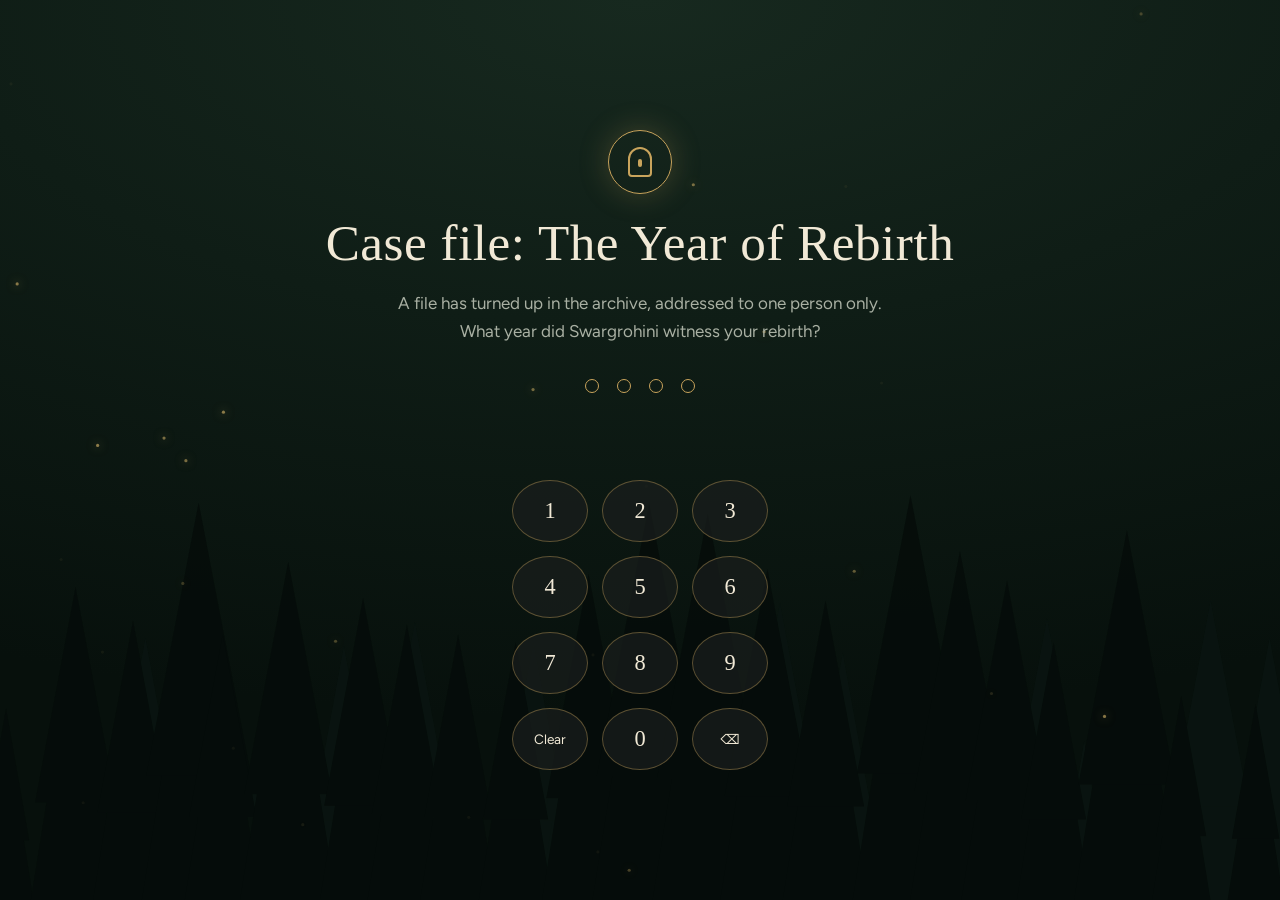
<file: index.html>
<!DOCTYPE html>
<html lang="en">
<head>
<meta charset="utf-8">
<meta name="viewport" content="width=device-width, initial-scale=1">
<title>For Su — Sealed Archive</title>
<link rel="preconnect" href="https://fonts.googleapis.com">
<link rel="preconnect" href="https://fonts.gstatic.com" crossorigin>
<link href="https://fonts.googleapis.com/css2?family=IM+Fell+English:ital@0;1&family=Figtree:wght@400;500&display=swap" rel="stylesheet">
<link rel="stylesheet" href="css/style.css">
</head>
<body class="lockpage">
<canvas id="fireflies" aria-hidden="true"></canvas>
<div class="forest"></div>
<main id="lock" class="lock">
  <div class="seal" aria-hidden="true"><span></span></div>
  <h1>Case file: The Year of Rebirth</h1>
  <p class="intro">A file has turned up in the archive, addressed to one person only.<br>What year did Swargrohini witness your rebirth?</p>
  <div class="dots" aria-label="PIN progress"><i class="dot"></i><i class="dot"></i><i class="dot"></i><i class="dot"></i></div>
  <p id="msg" class="msg" role="status" aria-live="polite"></p>
  <div class="pad">
    <button class="key" data-k="1">1</button><button class="key" data-k="2">2</button><button class="key" data-k="3">3</button>
    <button class="key" data-k="4">4</button><button class="key" data-k="5">5</button><button class="key" data-k="6">6</button>
    <button class="key" data-k="7">7</button><button class="key" data-k="8">8</button><button class="key" data-k="9">9</button>
    <button class="key small" data-k="clear" aria-label="Clear">Clear</button><button class="key" data-k="0">0</button><button class="key small" data-k="back" aria-label="Backspace">&#9003;</button>
  </div>
</main>
<script src="js/config.js"></script>
<script src="js/common.js"></script>
<script src="js/pin.js"></script>
</body>
</html>
</file>
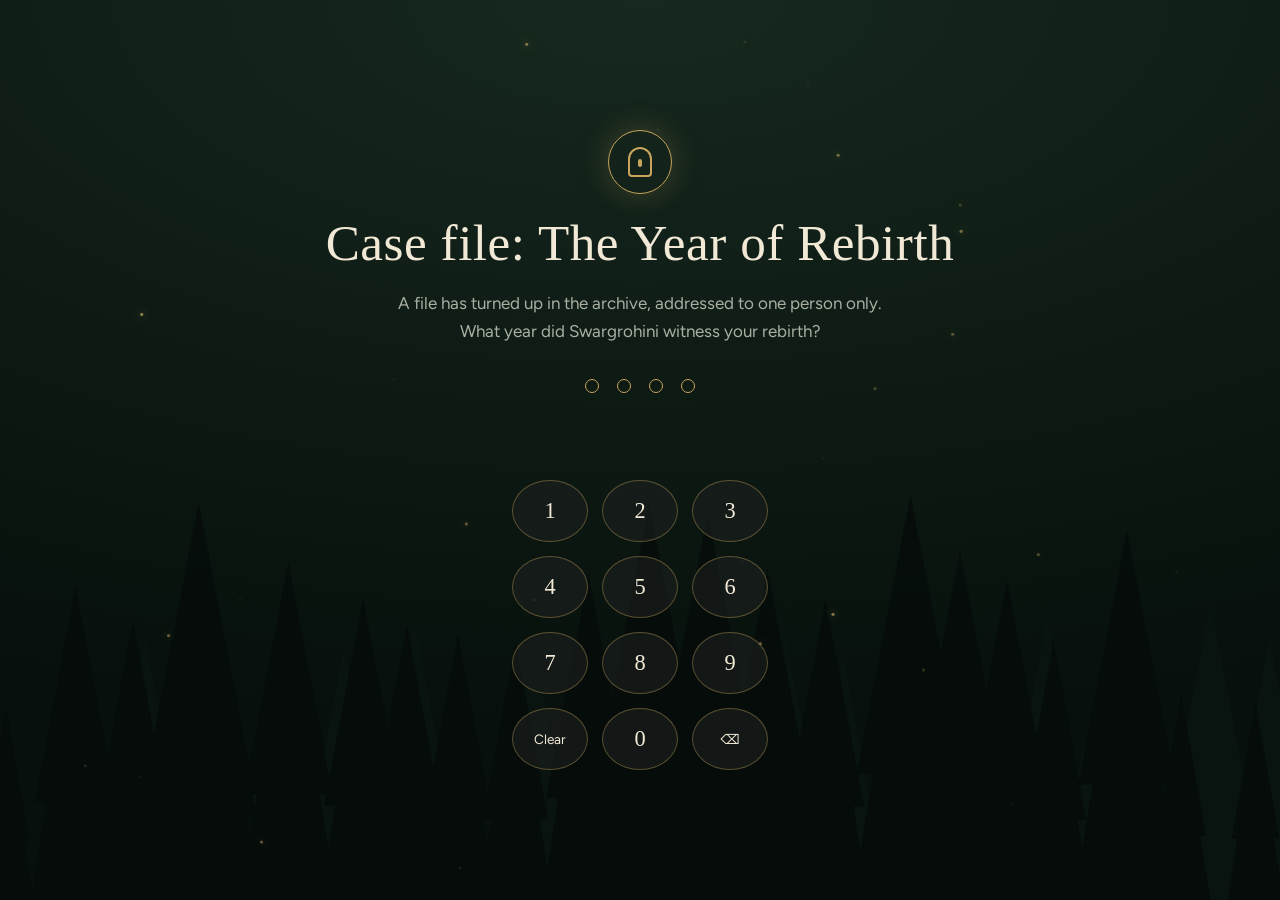
<file: archive.html>
<!DOCTYPE html>
<html lang="en">
<head>
<meta charset="utf-8">
<meta name="viewport" content="width=device-width, initial-scale=1">
<title>Happy Birthday, Su</title>
<link rel="preconnect" href="https://fonts.googleapis.com">
<link rel="preconnect" href="https://fonts.gstatic.com" crossorigin>
<link href="https://fonts.googleapis.com/css2?family=IM+Fell+English:ital@0;1&family=Figtree:wght@400;500&display=swap" rel="stylesheet">
<link rel="stylesheet" href="css/style.css">
</head>
<body>
<canvas id="fireflies" aria-hidden="true"></canvas>
<div class="forest"></div>
<main class="story">

<section id="cake">
  <h1 style="font-family:var(--serif);font-size:clamp(2.2rem,7vw,4rem)">Happy birthday, Su.</h1>
  <div class="cake-wrap" id="cakeWrap">
    <svg viewBox="0 0 400 300" role="img" aria-label="A birthday cake with one lit candle">
      <defs>
        <clipPath id="cl"><rect x="0" y="0" width="200" height="300"/></clipPath>
        <clipPath id="cr"><rect x="200" y="0" width="200" height="300"/></clipPath>
        <radialGradient id="gl"><stop offset="0" stop-color="#ffd36b" stop-opacity=".55"/><stop offset="1" stop-color="#ffd36b" stop-opacity="0"/></radialGradient>
        <g id="body">
          <rect x="80" y="170" width="240" height="72" rx="8" fill="#2b2118"/>
          <rect x="80" y="196" width="240" height="6" fill="#c9a45c" opacity=".7"/>
          <rect x="92" y="128" width="216" height="48" rx="8" fill="#3d5b49"/>
          <rect x="92" y="150" width="216" height="5" fill="#c9a45c" opacity=".55"/>
          <path d="M84 116 h232 v14 q0 12-10 12 q-8 0-8-12 q0 16-12 16 q-10 0-10-16 q0 10-9 10 q-8 0-8-10 q0 18-13 18 q-11 0-11-18 q0 12-10 12 q-9 0-9-12 q0 16-12 16 q-10 0-10-16 q0 10-9 10 q-8 0-8-10 q0 14-11 14 q-10 0-10-14 q0 10-9 10 q-8 0-8-10z" fill="#f1e9d6"/>
          <ellipse cx="200" cy="116" rx="116" ry="14" fill="#f8f2e3"/>
          <circle cx="130" cy="176" r="2.5" fill="#e2be6e"/><circle cx="270" cy="220" r="2.5" fill="#e2be6e"/><circle cx="160" cy="228" r="2" fill="#e2be6e"/><circle cx="244" cy="184" r="2" fill="#e2be6e"/>
        </g>
      </defs>
      <ellipse cx="200" cy="248" rx="168" ry="18" fill="#0a120e"/>
      <ellipse cx="200" cy="244" rx="160" ry="14" fill="#1a1f1d" stroke="#c9a45c" stroke-opacity=".5"/>
      <g class="half l" clip-path="url(#cl)"><use href="#body"/><rect class="face" x="190" y="124" width="10" height="118" fill="#e8d9b5"/><rect class="face" x="188" y="150" width="12" height="5" fill="#c9a45c"/></g>
      <g class="half r" clip-path="url(#cr)"><use href="#body"/><rect class="face" x="200" y="124" width="10" height="118" fill="#e8d9b5"/><rect class="face" x="200" y="150" width="12" height="5" fill="#c9a45c"/></g>
      <g class="candle">
        <circle class="glow" cx="200" cy="82" r="70" fill="url(#gl)"/>
        <rect x="195" y="100" width="10" height="26" rx="2" fill="#e9dcc0"/>
        <rect x="195" y="108" width="10" height="3" fill="#c9a45c"/>
        <line x1="200" y1="100" x2="200" y2="95" stroke="#2b2118" stroke-width="1.5"/>
        <path class="flame" d="M200 62 C210 76 210 90 200 96 C190 90 190 76 200 62Z" fill="#ffc94d"/>
        <path class="flame" d="M200 78 C205 84 205 91 200 94 C195 91 195 84 200 78Z" fill="#fff3c4"/>
        <path class="smoke" d="M200 92 q-6-10 0-18 q6-8 0-16"/>
      </g>
      <g class="knife"><path d="M200 70 V240" stroke="#f1e9d6" stroke-width="2"/><path d="M196 70h8v26h-8z" fill="#c9a45c"/></g>
    </svg>
  </div>
  <p class="line" id="line" aria-live="polite">Make a wish.</p>
  <div class="btns">
    <button class="btn solid" id="wishBtn">Make a Wish</button>
    <button class="btn" id="blowBtn" disabled>Blow out the candle</button>
    <button class="btn" id="cutBtn" disabled>Cut the Cake</button>
  </div>
</section>

<section id="voice">
  <h2>A note, just for you</h2>
  <p class="hush">Press play. Headphones are optional, but they help.</p>
  <div class="player">
    <audio id="aud" preload="metadata"></audio>
    <div class="prow">
      <button class="play" id="playBtn" aria-label="Play"><svg viewBox="0 0 24 24" id="playIcon"><path d="M7 4l13 8-13 8z"/></svg></button>
      <div class="wave" id="wave" role="slider" tabindex="0" aria-label="Seek" aria-valuemin="0" aria-valuemax="100" aria-valuenow="0"></div>
    </div>
    <div class="track" id="track"><div class="fill" id="fill"></div><div class="knob" id="knob"></div></div>
    <div class="times"><span id="cur">0:00</span><button class="replay" id="replay">&#8634; Replay</button><span id="dur">0:00</span></div>
    <div class="audiomsg" id="audioMsg"></div>
  </div>
</section>

<section id="film">
  <h2>MADE AN ANIME FILM ON YOU!</h2>
  <p>Yes, you read that right. A whole film, with you in it, and nobody asked for your notes. Grab a snack and press play.</p>
  <div class="film" id="film-box">
    <img id="thumbImg" alt="" loading="lazy">
    <button class="thumb" id="thumbBtn" aria-label="Play the film"><span class="bigplay"><svg viewBox="0 0 24 24"><path d="M5 3l16 9-16 9z"/></svg></span></button>
  </div>
</section>

<section class="ending">
  <h2>Happy birthday, Su.</h2>
  <p>Thank you for being the kind of friend a whole film gets made about. I hope your year is full of good company, long walks and very little paperwork.</p>
</section>

</main>
<script src="js/config.js"></script>
<script src="js/common.js"></script>
<script src="js/archive.js"></script>
</body>
</html>
</file>
<file: css/style.css>
:root{--deep:#07100c;--forest:#0f1d16;--moss:#2c4a3a;--char:#1a1f1d;--gold:#c9a45c;--gold-soft:#e2be6e;--ivory:#f1e9d6;--mute:#a9b0a3;
--serif:"IM Fell English",Georgia,"Times New Roman",serif;--sans:"Figtree",system-ui,-apple-system,"Segoe UI",sans-serif}
*{box-sizing:border-box}
html{scroll-behavior:smooth}
body{margin:0;background:radial-gradient(120% 80% at 50% 0,#17291f 0,var(--forest) 45%,var(--deep) 100%) fixed;color:var(--ivory);font:17px/1.65 var(--sans);min-height:100vh;overflow-x:hidden}
#fireflies{position:fixed;inset:0;pointer-events:none;z-index:1}
.forest{position:fixed;left:0;right:0;bottom:0;height:46vh;z-index:0;pointer-events:none;opacity:.9}
.forest svg{width:100%;height:100%;display:block}
h1,h2{font-family:var(--serif);font-weight:400;letter-spacing:.01em;line-height:1.15;margin:0}
p{max-width:34em}
button{font:inherit;cursor:pointer;color:var(--ivory)}
:focus-visible{outline:2px solid var(--gold-soft);outline-offset:3px}
.btn{background:transparent;border:1px solid var(--gold);padding:.7em 1.5em;border-radius:999px;transition:background .3s,box-shadow .3s,opacity .3s}
.btn:hover:not(:disabled){background:rgba(201,164,92,.16);box-shadow:0 0 22px rgba(226,190,110,.25)}
.btn:disabled{opacity:.35;cursor:default}
.btn.solid{background:var(--gold);color:#1b1608}
.btn.solid:hover:not(:disabled){background:var(--gold-soft)}

/* ---------- PIN page ---------- */
.lock{position:relative;z-index:2;min-height:100vh;display:flex;flex-direction:column;align-items:center;justify-content:center;text-align:center;padding:28px 20px;animation:rise 1.4s ease both}
@keyframes rise{from{opacity:0;transform:translateY(14px)}}
.lock h1{font-size:clamp(2rem,6vw,3.2rem);margin:.4em 0 .3em}
.intro{color:var(--mute);margin:0 auto 1.6em}
.seal{width:64px;height:64px;border-radius:50%;border:1px solid var(--gold);display:grid;place-items:center;box-shadow:0 0 30px rgba(201,164,92,.25);transition:all .9s}
.seal span{width:24px;height:30px;border:2px solid var(--gold);border-radius:12px 12px 4px 4px;position:relative;transition:transform .6s .1s}
.seal span:after{content:"";position:absolute;left:50%;top:10px;width:4px;height:8px;background:var(--gold);transform:translateX(-50%);border-radius:2px}
.lock.open .seal{box-shadow:0 0 90px 24px rgba(226,190,110,.55);border-color:var(--gold-soft)}
.lock.open .seal span{transform:translateY(-8px) rotate(-18deg)}
.lock.open{animation:fadeout 1.2s .6s ease forwards}
@keyframes fadeout{to{opacity:0;filter:blur(6px)}}
.dots{display:flex;gap:18px;margin:.4em 0}
.dot{width:14px;height:14px;border-radius:50%;border:1px solid var(--gold);transition:all .25s}
.dot.on{background:var(--gold-soft);box-shadow:0 0 14px var(--gold-soft)}
.msg{min-height:3.2em;margin:.8em auto;color:var(--gold-soft);font-style:italic;font-family:var(--serif);font-size:1.05rem}
.pad{display:grid;grid-template-columns:repeat(3,76px);gap:14px}
.key{height:62px;border-radius:50%;width:76px;border:1px solid rgba(201,164,92,.4);background:rgba(26,31,29,.7);font-size:1.4rem;font-family:var(--serif);transition:all .2s}
.key.small{font-size:.85rem;font-family:var(--sans)}
.key:hover{border-color:var(--gold-soft);background:rgba(201,164,92,.14)}
.key:active{transform:scale(.93)}
.shake{animation:shake .5s}
@keyframes shake{20%,60%{transform:translateX(-9px)}40%,80%{transform:translateX(9px)}}

/* ---------- Archive page ---------- */
main.story{position:relative;z-index:2}
section{min-height:100vh;display:flex;flex-direction:column;align-items:center;justify-content:center;text-align:center;padding:90px 20px}
section h2{font-size:clamp(1.9rem,6vw,3.2rem);margin-bottom:.4em}
section p{margin:.3em auto}
.hush{color:var(--mute)}
/* cake */
.cake-wrap{width:min(440px,92vw);margin:10px auto 6px;position:relative}
.cake-wrap svg{width:100%;height:auto;overflow:visible}
.half{transition:transform 1.3s cubic-bezier(.6,.1,.2,1)}
.cut .half.l{transform:translateX(-62px)}
.cut .half.r{transform:translateX(62px)}
.face{opacity:0;transition:opacity .6s .5s}
.cut .face{opacity:1}
.cut .candle{opacity:0;transition:opacity .5s}
.flame{transform-origin:200px 98px;animation:flick 1.6s infinite ease-in-out;transition:opacity .5s}
@keyframes flick{0%,100%{transform:scale(1,1) rotate(-2deg)}50%{transform:scale(.92,1.08) rotate(2deg)}}
.wish .flame{animation:flick .6s infinite ease-in-out;filter:drop-shadow(0 0 14px #ffd36b)}
.glow{transition:opacity .6s}
.out .flame,.out .glow{opacity:0}
.smoke{opacity:0;stroke:#cfd6cc;fill:none;stroke-width:2;stroke-linecap:round}
.out:not(.cut) .smoke{animation:smoke 2.6s ease-out forwards}
@keyframes smoke{0%{opacity:.7;transform:translateY(0)}100%{opacity:0;transform:translateY(-34px)}}
.knife{opacity:0;transition:none}
.slicing .knife{animation:knife 1s ease-in forwards}
@keyframes knife{0%{opacity:1;transform:translateY(-80px)}70%{opacity:1;transform:translateY(0)}100%{opacity:0;transform:translateY(0)}}
.line{min-height:4.6em;font-family:var(--serif);font-size:1.25rem;color:var(--gold-soft);max-width:26em;transition:opacity .5s}
.btns{display:flex;gap:12px;flex-wrap:wrap;justify-content:center;margin-top:.6em}
.confetti{position:fixed;width:6px;height:10px;border-radius:2px;z-index:5;pointer-events:none;animation:fall 2.6s ease-in forwards}
@keyframes fall{to{transform:translate(var(--dx),70vh) rotate(var(--r));opacity:0}}
/* voice */
.player{width:min(560px,100%);margin-top:26px;padding:22px 20px 16px;border:1px solid rgba(201,164,92,.35);border-radius:18px;background:rgba(14,22,18,.78);backdrop-filter:blur(6px);box-shadow:0 20px 60px rgba(0,0,0,.45)}
.prow{display:flex;align-items:center;gap:14px}
.play{flex:none;width:58px;height:58px;border-radius:50%;border:1px solid var(--gold);background:rgba(201,164,92,.12);display:grid;place-items:center;transition:all .25s}
.play:hover{background:rgba(201,164,92,.28);box-shadow:0 0 22px rgba(226,190,110,.3)}
.play svg{width:22px;height:22px;fill:var(--gold-soft)}
.wave{flex:1;height:58px;display:flex;align-items:center;gap:2px;cursor:pointer;touch-action:none;position:relative}
.wave i{flex:1;min-width:2px;border-radius:2px;background:rgba(241,233,214,.22);transition:background .15s}
.wave i.done{background:var(--gold-soft)}
.track{position:relative;height:22px;margin:10px 0 2px;cursor:pointer;touch-action:none}
.track:before{content:"";position:absolute;left:0;right:0;top:10px;height:2px;background:rgba(241,233,214,.2);border-radius:2px}
.fill{position:absolute;left:0;top:10px;height:2px;background:var(--gold);width:0}
.knob{position:absolute;top:4px;left:0;width:14px;height:14px;margin-left:-7px;border-radius:50%;background:var(--gold-soft);box-shadow:0 0 12px rgba(226,190,110,.7)}
.times{display:flex;justify-content:space-between;align-items:center;font-variant-numeric:tabular-nums;color:var(--mute);font-size:.9rem}
.replay{background:none;border:0;color:var(--gold-soft);padding:6px 4px;font-size:.9rem}
.audiomsg{color:var(--gold-soft);font-size:.9rem;min-height:1.4em;margin-top:6px}
/* film */

.film {
  width: 100%;
  max-width: 760px;
  margin: 26px auto 0;
  aspect-ratio: 16 / 9;
  position: relative;
  border-radius: 14px;
  overflow: hidden;
  border: 1px solid rgba(201, 164, 92, .4);
  background: #0a120e;
  box-shadow: 0 24px 70px rgba(0, 0, 0, .3);
}

.film img,
.film iframe {
  position: absolute;
  inset: 0;
  width: 100%;
  height: 100%;
  border: 0;
}

.film img {
  object-fit: cover;
  opacity: .8;
  transition: opacity .4s, transform .8s;
}
.film button.thumb{position:absolute;inset:0;width:100%;border:0;background:linear-gradient(0deg,rgba(7,16,12,.65),rgba(7,16,12,.1));display:grid;place-items:center;padding:0}
.film:hover img{opacity:1;transform:scale(1.03)}
.bigplay{width:84px;height:84px;border-radius:50%;border:1.5px solid var(--gold-soft);background:rgba(7,16,12,.55);display:grid;place-items:center;box-shadow:0 0 40px rgba(226,190,110,.35);transition:transform .3s}
.film:hover .bigplay{transform:scale(1.08)}
.bigplay svg{width:30px;height:30px;fill:var(--gold-soft);margin-left:5px}
/* ending */
.ending{min-height:60vh}
.ending h2{font-size:clamp(1.7rem,5vw,2.6rem)}
@media (max-width:420px){.pad{grid-template-columns:repeat(3,68px);gap:12px}.key{width:68px;height:56px}.prow{gap:10px}.play{width:50px;height:50px}}
@media (prefers-reduced-motion:reduce){*,*:before,*:after{animation-duration:.01ms!important;animation-iteration-count:1!important;transition-duration:.01ms!important}html{scroll-behavior:auto}}
</file>
